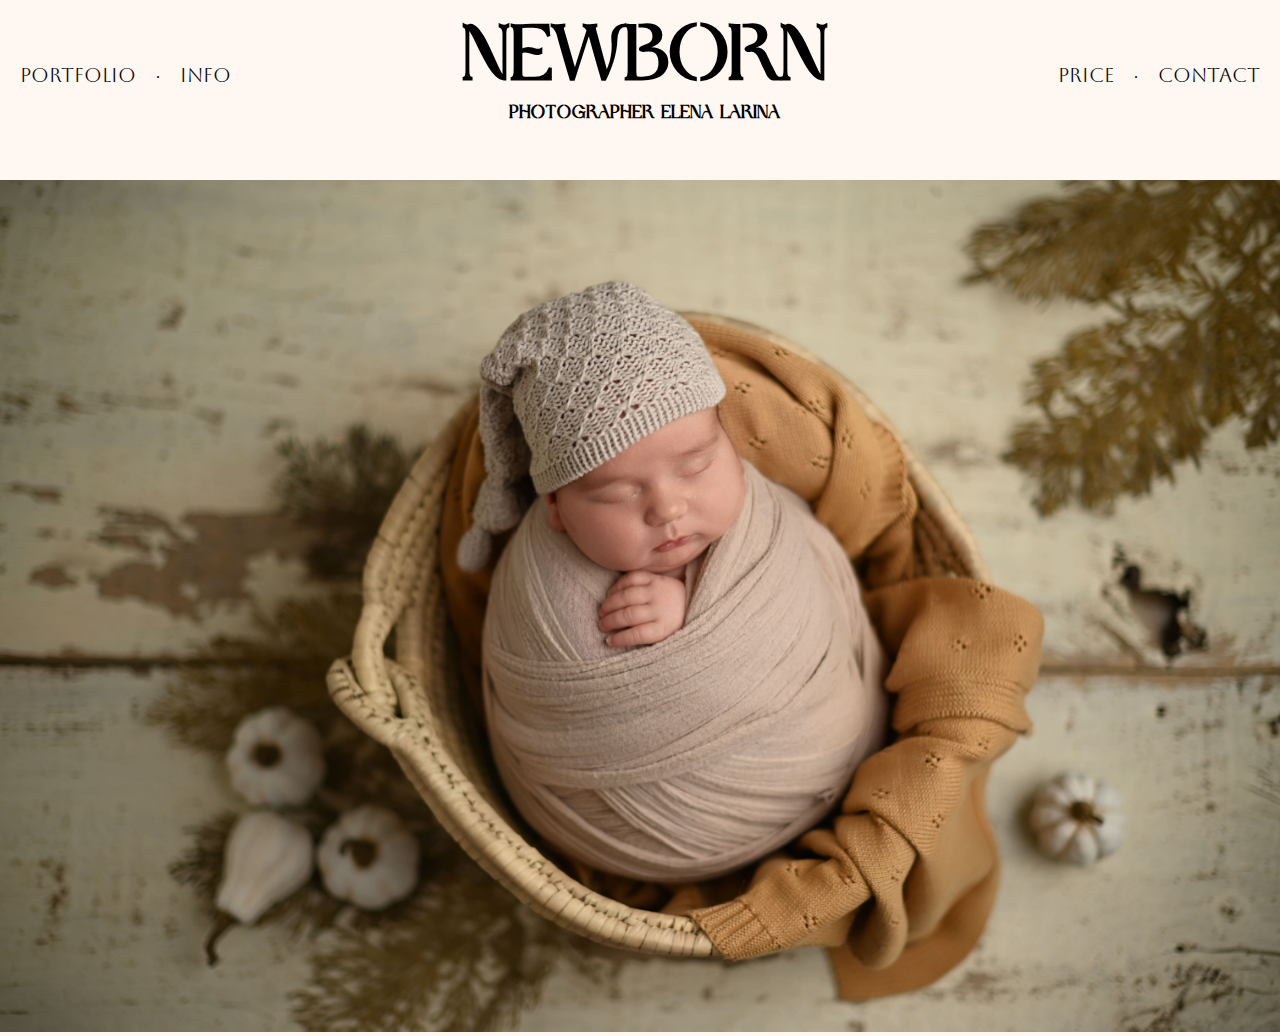
<file: index.html>
<!DOCTYPE html>
<html lang="ru">
  <head>
    <meta charset="UTF-8" />
    <meta name="viewport" content="width=device-width, initial-scale=1.0" />
    <title>NewBorn</title>
    <link rel="stylesheet" href="./styles/index.min.css" />
  </head>
  <body>
    <nav>
      <div class="MenuToggle">
        <div>
          <input type="checkbox" />
          <span></span>
          <span></span>
          <span></span>
          <ul class="Menu">
            <li><a href="./pages/Portfolio.html">Portfolio</a></li>
            <li><a href="./pages/Info.html">Info</a></li>
            <li><a href="./pages/Price.html">Price</a></li>
            <li><a href="./pages/Contact.html">Contact</a></li>
            <li class="languages-menu">
              <button class="link" popovertarget="content">Languages</button>
              <div class="submenu" id="content" popover>
                <button class="close_btn" popovertarget="content">
                  &times;
                </button>
                <div class="submenu-item">
                  <a href="#" class="submenu-link" data-lang="en">English</a>
                </div>
                <div class="submenu-item">
                  <a href="#" class="submenu-link" data-lang="cs">Czech</a>
                </div>
                <div class="submenu-item">
                  <a href="#" class="submenu-link" data-lang="uk">Ukrainian</a>
                </div>
                <div class="submenu-item">
                  <a href="#" class="submenu-link" data-lang="ru">Russian</a>
                </div>
              </div>
            </li>
          </ul>
        </div>
      </div>
      <ul class="navigation">
        <li><a href="./pages/Portfolio.html">Portfolio</a></li>
        <li class="Dotted">.</li>
        <li><a href="./pages/Info.html">Info</a></li>
      </ul>
      <h1>
        <a href="./index.html">
          newborn
          <p class="underh1">Photographer Elena Larina</p>
        </a>
      </h1>

      <ul class="navigation">
        <li><a href="./pages/Price.html">Price</a></li>
        <li class="Dotted">.</li>
        <li><a href="./pages/Contact.html">Contact</a></li>
      </ul>
    </nav>
    <main>
      <img
        class="photo-main-page"
        src="./assets/image/LAR_8492-min.JPG"
        alt="" />
    </main>
    <script src="./scripts/languageLinks.js"></script>
    <script src="./scripts/switchLanguage.js"></script>
  </body>
</html>
</file>
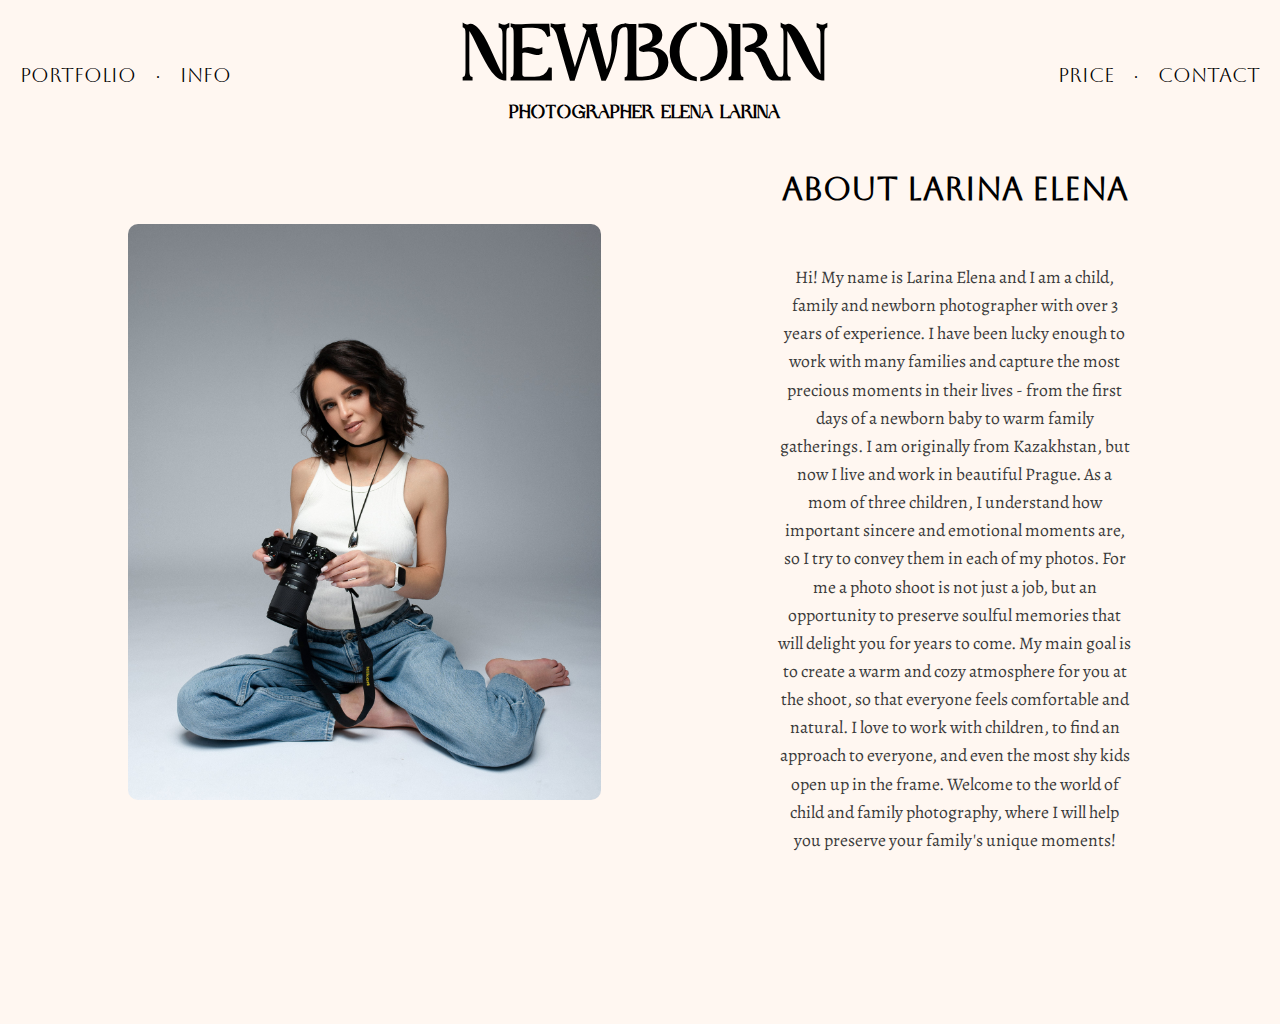
<file: pages/Info.html>
<!DOCTYPE html>
<html lang="en">
  <head>
    <meta charset="UTF-8" />
    <meta name="viewport" content="width=device-width, initial-scale=1.0" />
    <title>About Us</title>
    <link rel="stylesheet" href="../styles/index.min.css" />
  </head>
  <body>
    <nav>
      <div class="MenuToggle">
        <div>
          <input type="checkbox" />
          <span></span>
          <span></span>
          <span></span>
          <ul class="Menu">
            <li><a href="../pages/Portfolio.html">Portfolio</a></li>
            <li><a href="../pages/Info.html">Info</a></li>
            <li><a href="../pages/Price.html">Price</a></li>
            <li><a href="../pages/Contact.html">Contact</a></li>
           <li class="languages-menu">
              <button class="link" popovertarget="content">Languages</button>
              <div class="submenu" id="content" popover>
                <button class="close_btn" popovertarget="content">
                  &times;
                </button>
                <div class="submenu-item">
                  <a href="#" class="submenu-link" data-lang="en">English</a>
                </div>
                <div class="submenu-item">
                  <a href="#" class="submenu-link" data-lang="cs">Czech</a>
                </div>
                <div class="submenu-item">
                  <a href="#" class="submenu-link" data-lang="uk">Ukrainian</a>
                </div>
                <div class="submenu-item">
                  <a href="#" class="submenu-link" data-lang="ru">Russian</a>
                </div>
              </div>
            </li>
          </ul>
        </div>
      </div>
      <ul class="navigation">
        <li><a href="../pages/Portfolio.html">Portfolio</a></li>
        <li class="Dotted">.</li>
        <li><a href="../pages/Info.html">Info</a></li>
      </ul>
      <h1>
        <a href="../index.html">
          newborn
          <p class="underh1">Photographer Elena Larina</p>
        </a>
      </h1>

      <ul class="navigation">
        <li><a href="../pages/Price.html">Price</a></li>
        <li class="Dotted">.</li>
        <li><a href="../pages/Contact.html">Contact</a></li>
      </ul>
    </nav>
    <main class="container">
      <img src="../assets/lara1.JPG" alt="" />
      <div class="about">
        <h2 data-text="aboutHeader">ABOUT LARINA ELENA</h2>
        <br />
        <br />
        <p data-text="aboutText" class="about-text">
          Hi! My name is Larina Elena and I am a child, family and newborn
          photographer with over 3 years of experience. I have been lucky enough
          to work with many families and capture the most precious moments in
          their lives - from the first days of a newborn baby to warm family
          gatherings. I am originally from Kazakhstan, but now I live and work
          in beautiful Prague. As a mom of three children, I understand how
          important sincere and emotional moments are, so I try to convey them
          in each of my photos. For me a photo shoot is not just a job, but an
          opportunity to preserve soulful memories that will delight you for
          years to come. My main goal is to create a warm and cozy atmosphere
          for you at the shoot, so that everyone feels comfortable and natural.
          I love to work with children, to find an approach to everyone, and
          even the most shy kids open up in the frame. Welcome to the world of
          child and family photography, where I will help you preserve your
          family's unique moments!
        </p>
      </div>
    </main>
    <script type="module" src="../scripts/switchLanguage.js"></script>
    <script type="module" src="../scripts/languageLinks.js"></script>
  </body>
</html>
</file>
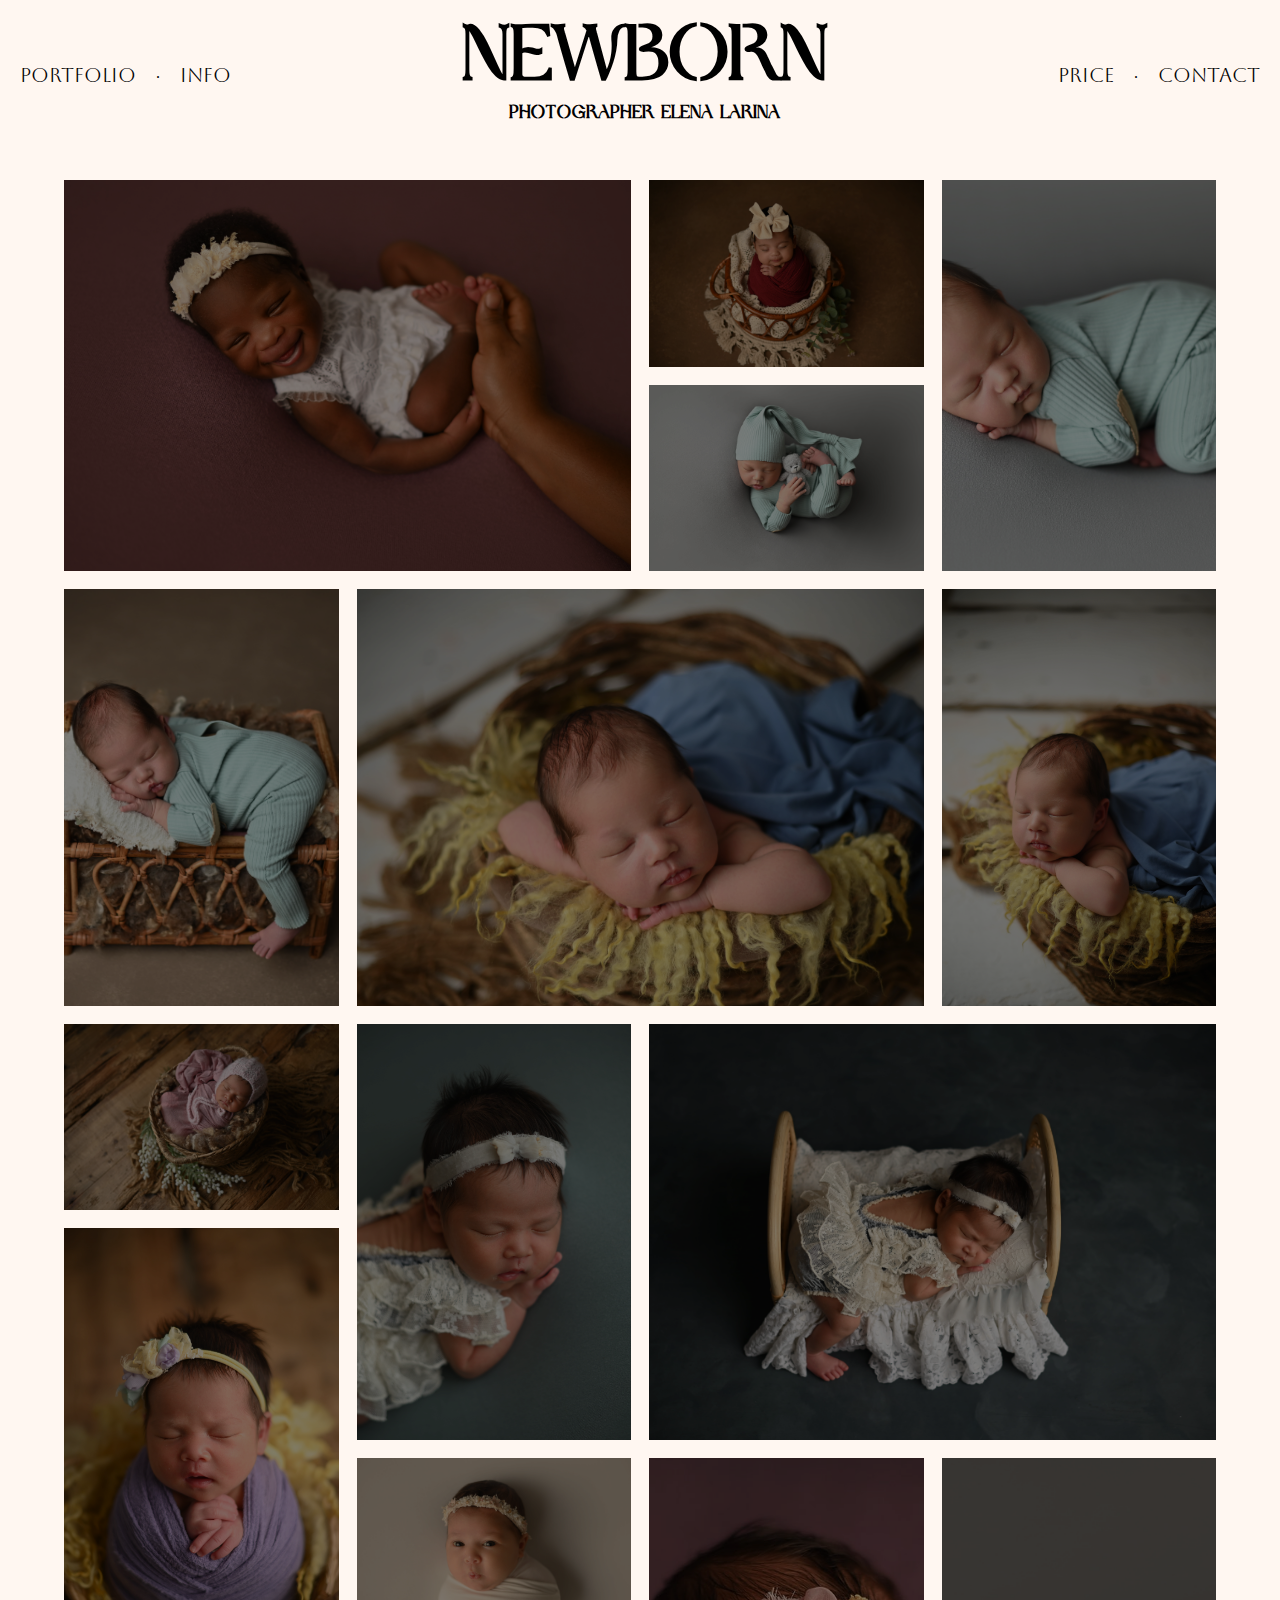
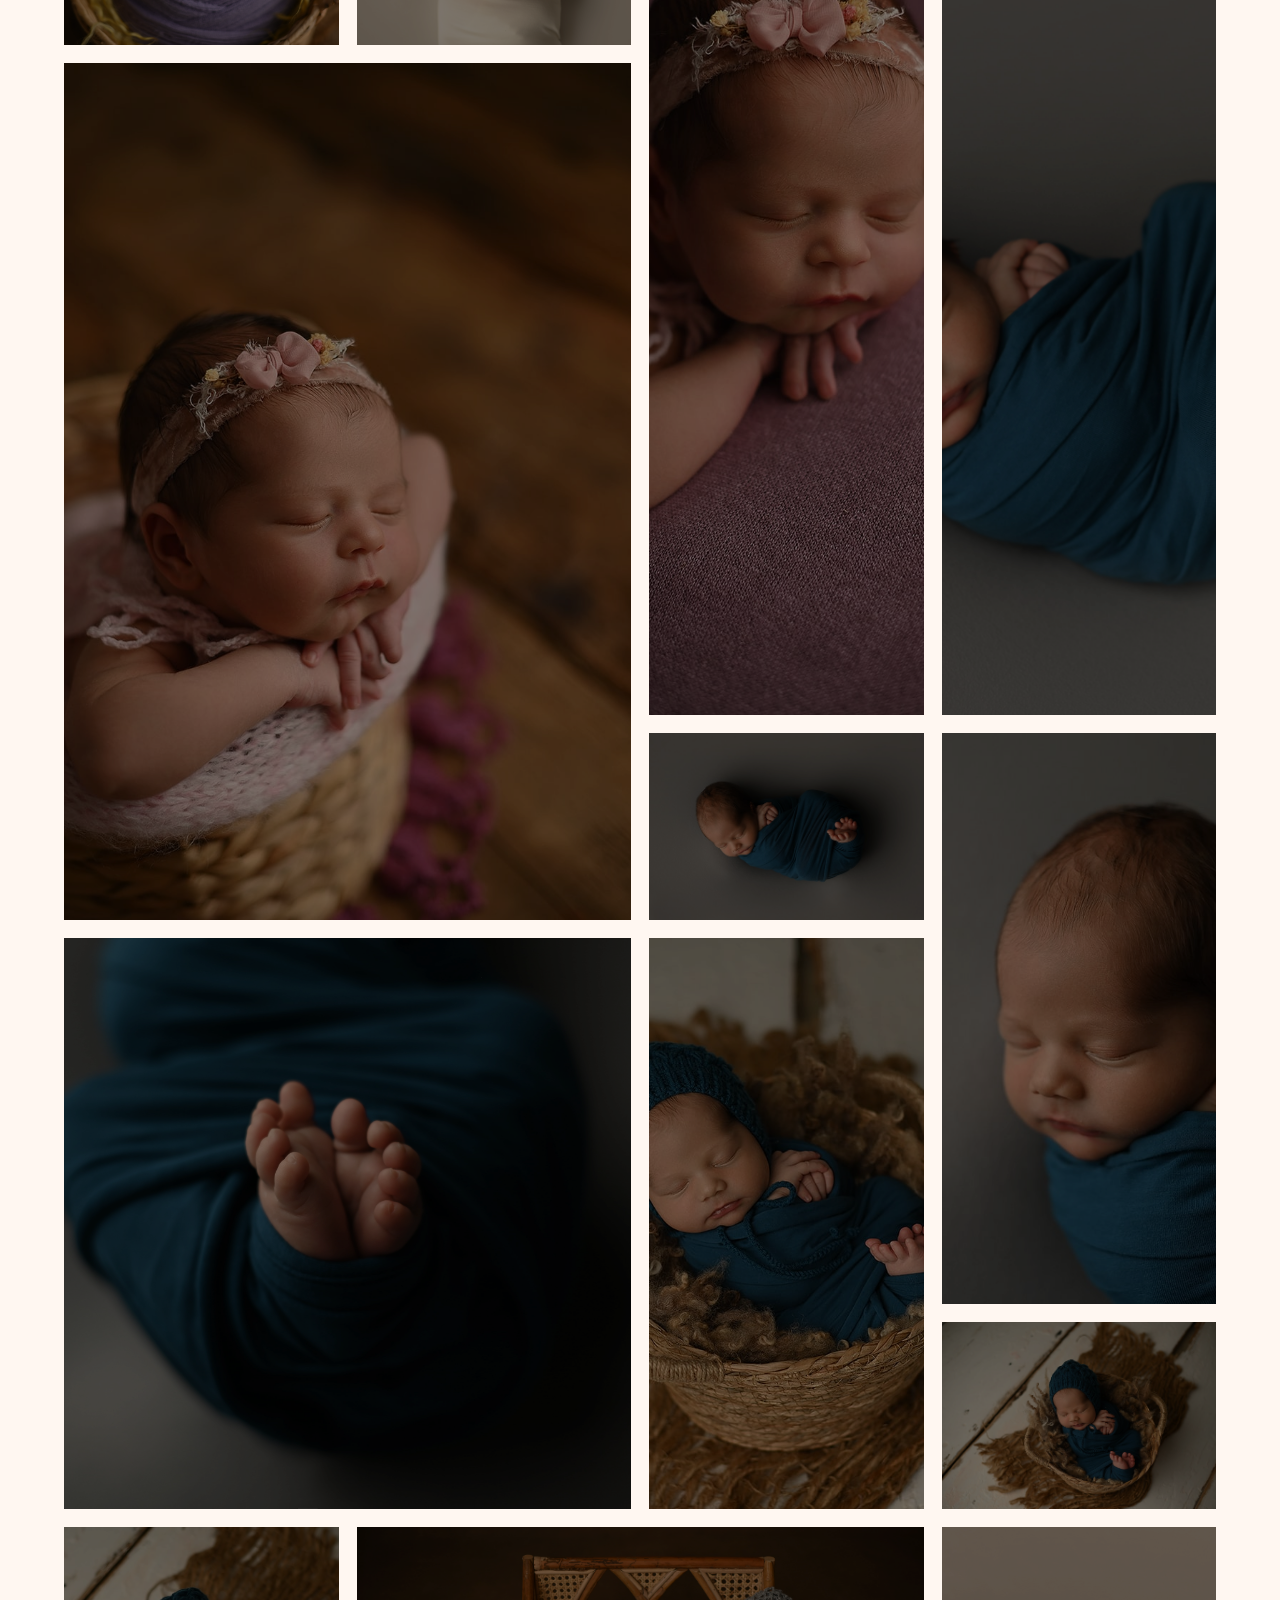
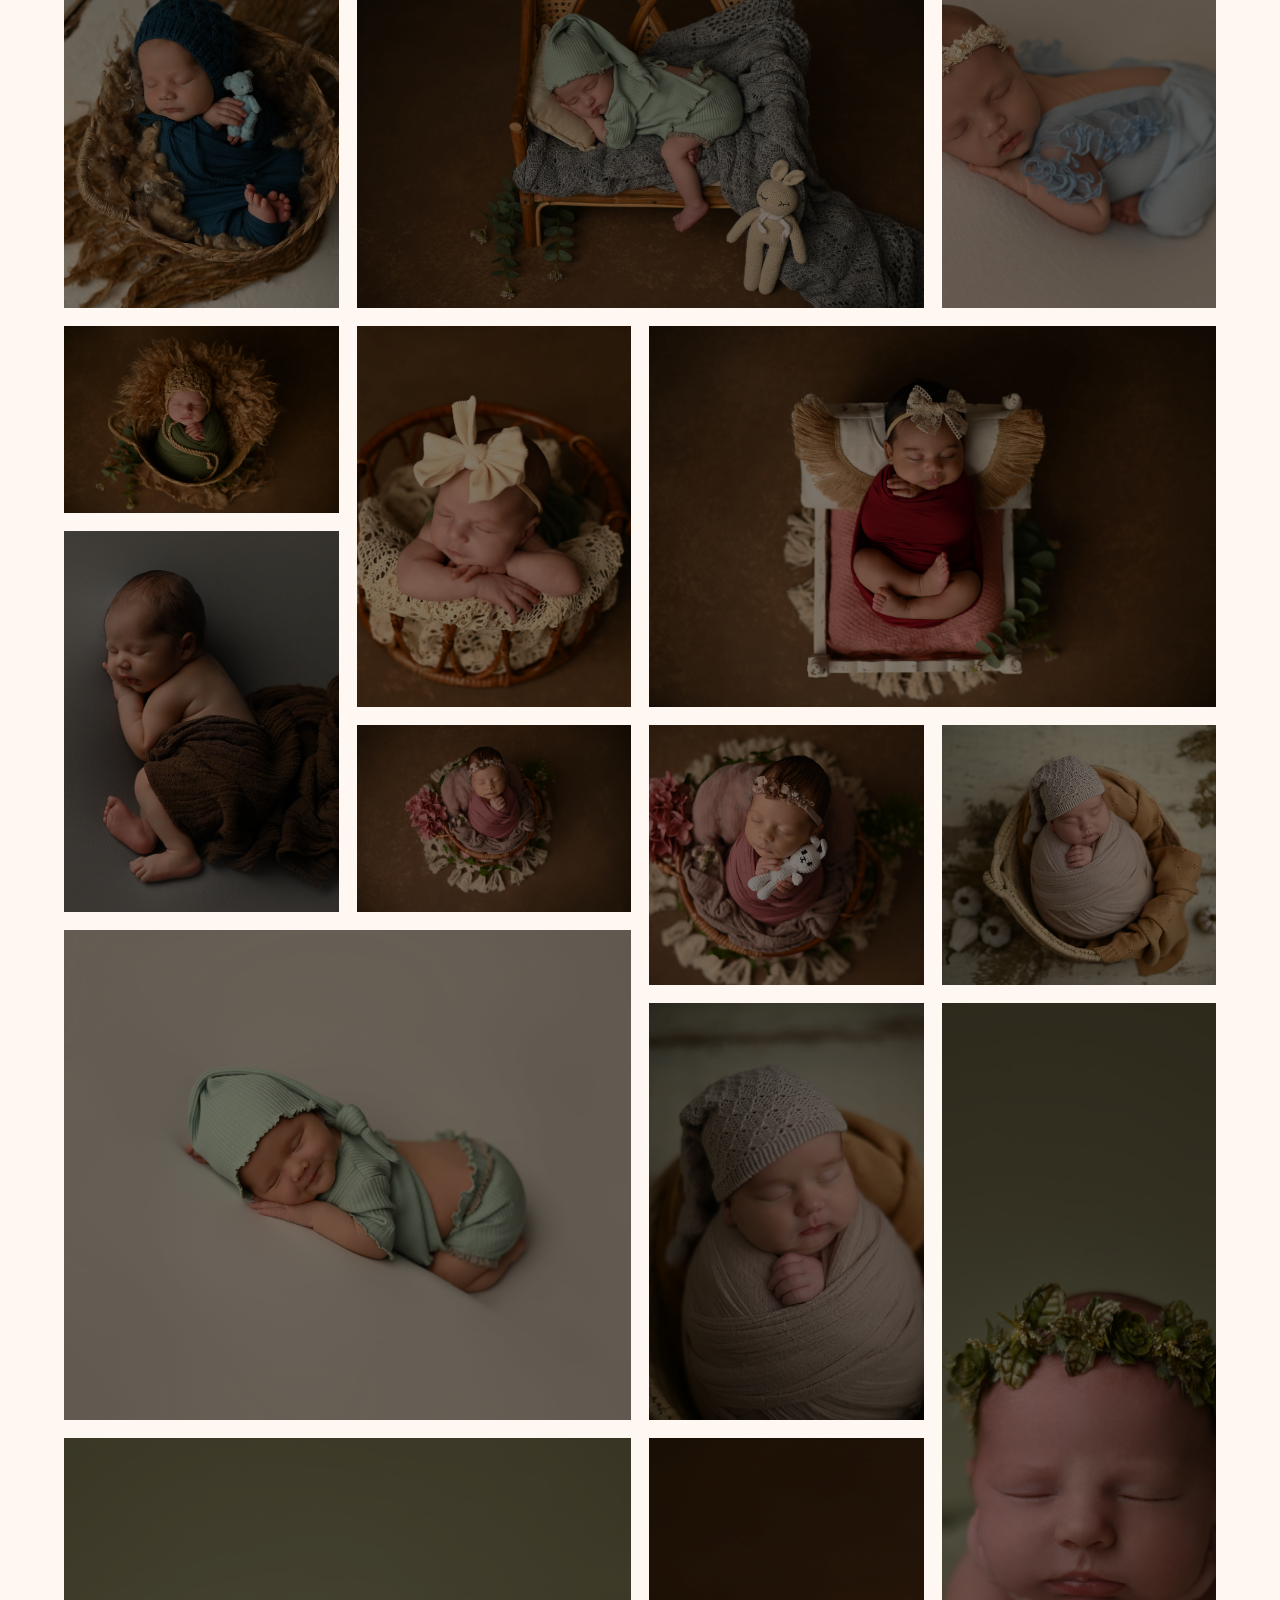
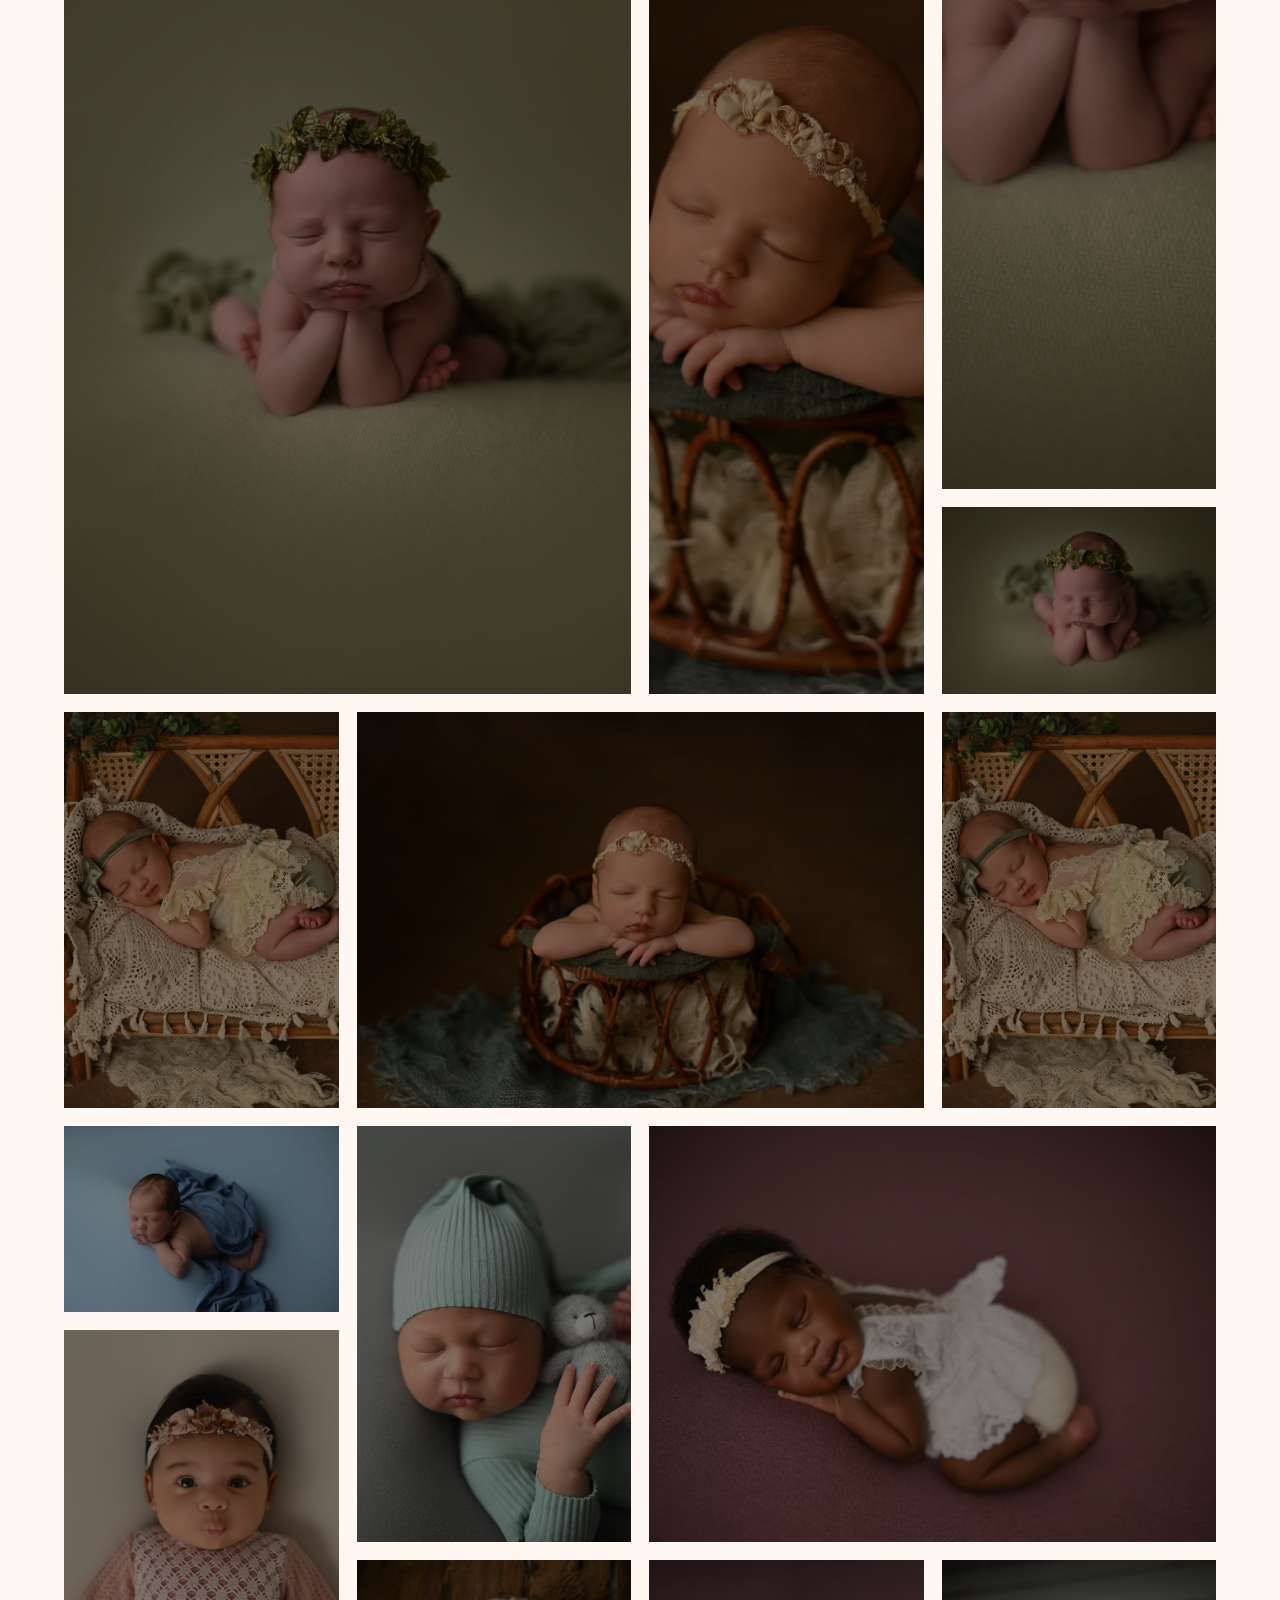
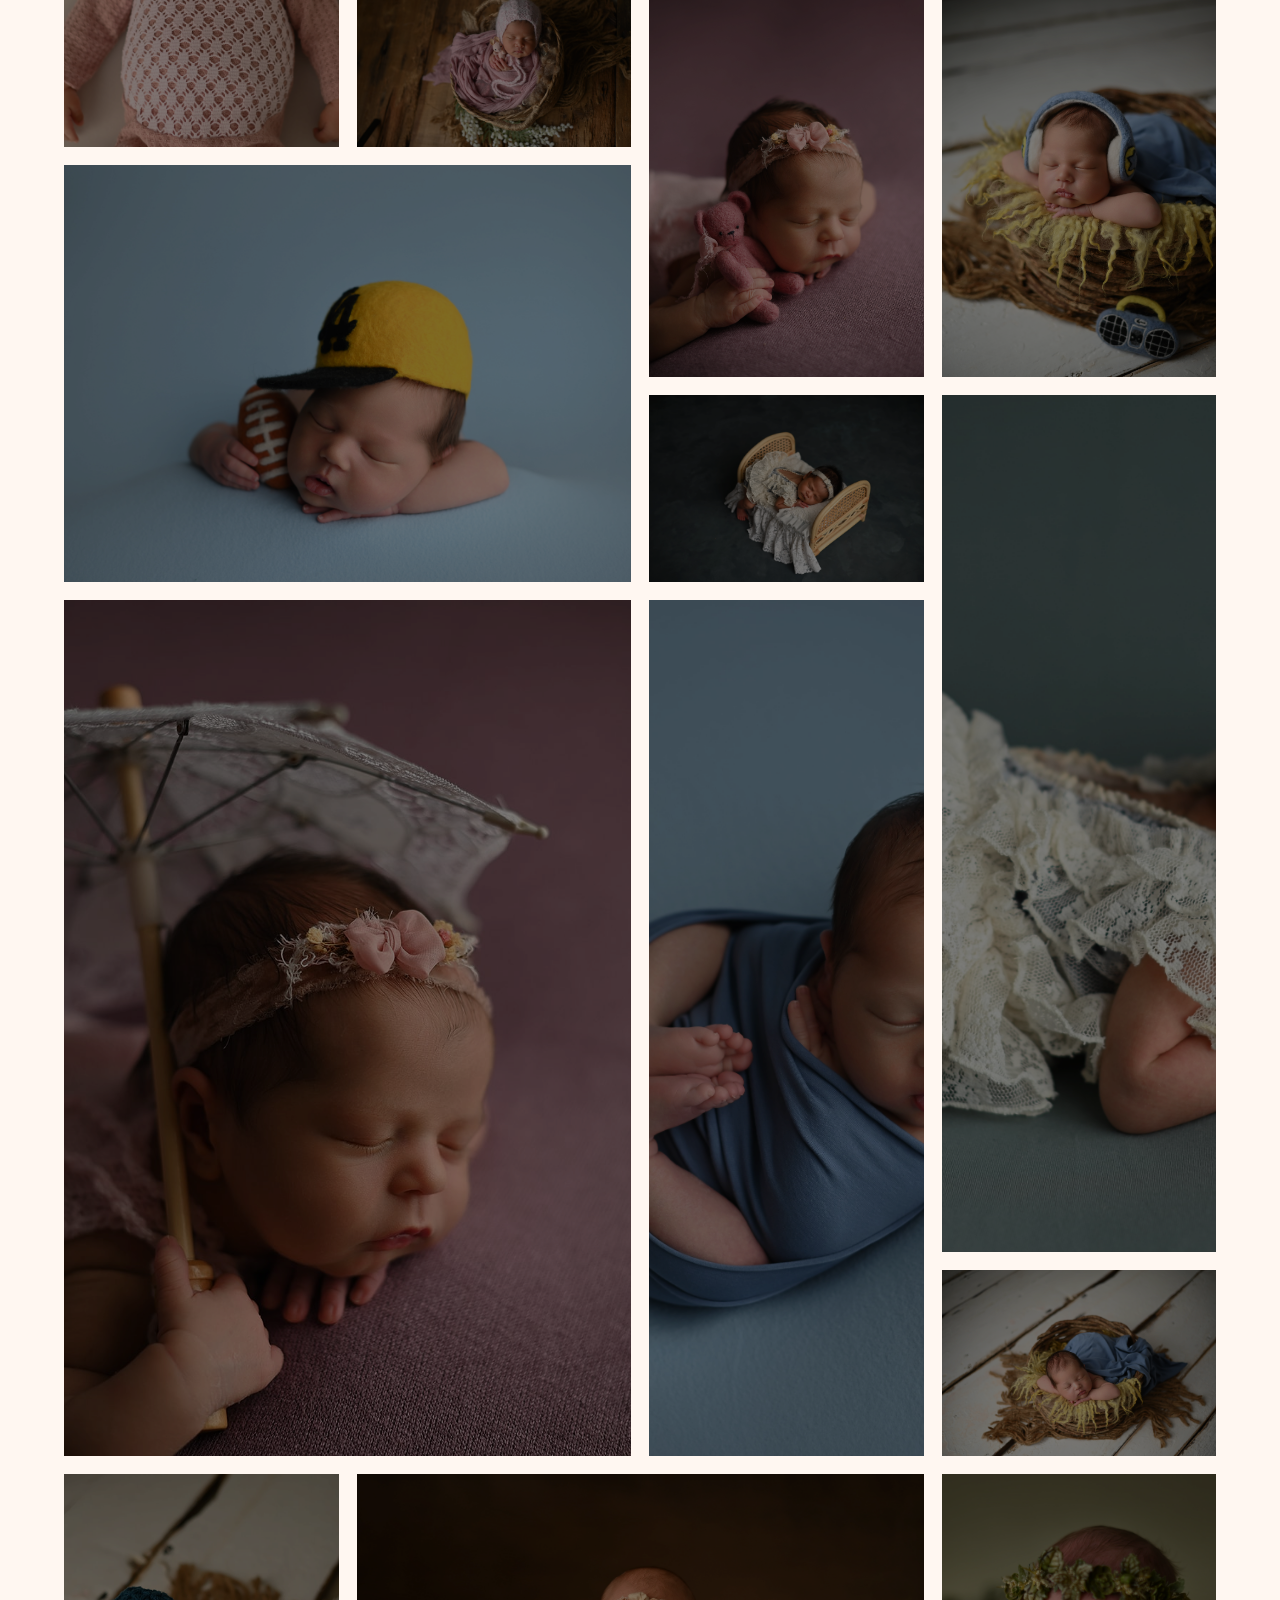
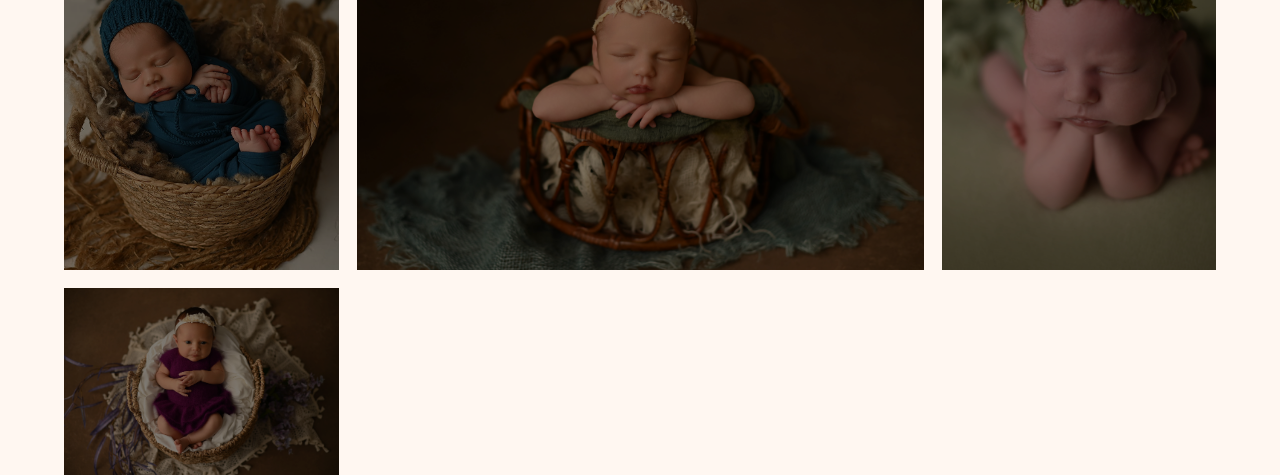
<file: pages/Portfolio.html>
<!DOCTYPE html>
<html lang="en">
  <head>
    <meta charset="UTF-8" />
    <meta name="viewport" content="width=device-width, initial-scale=1.0" />
    <title>Portfolio</title>
    <link rel="stylesheet" href="../styles/index.min.css" />
  </head>
  <body>
    <nav>
      <div class="MenuToggle">
        <div>
          <input type="checkbox" />
          <span></span>
          <span></span>
          <span></span>
          <ul class="Menu">
            <li><a href="../pages/Portfolio.html">Portfolio</a></li>
            <li><a href="../pages/Info.html">Info</a></li>
            <li><a href="../pages/Price.html">Price</a></li>
            <li><a href="../pages/Contact.html">Contact</a></li>
           <li class="languages-menu">
              <button class="link" popovertarget="content">Languages</button>
              <div class="submenu" id="content" popover>
                <button class="close_btn" popovertarget="content">
                  &times;
                </button>
                <div class="submenu-item">
                  <a href="#" class="submenu-link" data-lang="en">English</a>
                </div>
                <div class="submenu-item">
                  <a href="#" class="submenu-link" data-lang="cs">Czech</a>
                </div>
                <div class="submenu-item">
                  <a href="#" class="submenu-link" data-lang="uk">Ukrainian</a>
                </div>
                <div class="submenu-item">
                  <a href="#" class="submenu-link" data-lang="ru">Russian</a>
                </div>
              </div>
            </li>
          </ul>
        </div>
      </div>

      <ul class="navigation">
        <li><a href="../pages/Portfolio.html">Portfolio</a></li>
        <li class="Dotted">.</li>
        <li><a href="../pages/Info.html">Info</a></li>
      </ul>
      <h1>
        <a href="../index.html">
          newborn
          <p class="underh1">Photographer Elena Larina</p>
        </a>
      </h1>

      <ul class="navigation">
        <li><a href="../pages/Price.html">Price</a></li>
        <li class="Dotted">.</li>
        <li><a href="../pages/Contact.html">Contact</a></li>
      </ul>
    </nav>
    <main>
      <div class="gallery" id="gallery">
        <div class="image">
          <img src="../assets/image/LAR_0231-min.JPG" loading="lazy" />
        </div>
        <div class="image">
          <img src="../assets/image/LAR_0627-min.JPG" loading="lazy" />
        </div>
        <div class="image">
          <img src="../assets/image/LAR_1917-min.JPG" loading="lazy" />
        </div>
        <div class="image">
          <img src="../assets/image/LAR_1941-min.JPG" loading="lazy" />
        </div>

        <div class="image">
          <img src="../assets/image/LAR_1962-min.JPG" loading="lazy" />
        </div>

        <div class="image">
          <img src="../assets/image/LAR_2007-min.JPG" loading="lazy" />
        </div>
        <div class="image">
          <img src="../assets/image/LAR_2009-min.JPG" loading="lazy" />
        </div>

        <div class="image">
          <img src="../assets/image/LAR_2122-min.JPG" loading="lazy" />
        </div>

        <div class="image">
          <img src="../assets/image/LAR_2141-min.JPG" loading="lazy" />
        </div>
        <div class="image">
          <img src="../assets/image/LAR_2156-min.JPG" loading="lazy" />
        </div>

        <div class="image">
          <img src="../assets/image/LAR_2188-min.JPG" loading="lazy" />
        </div>
        <div class="image">
          <img src="../assets/image/LAR_6935-min.JPG" loading="lazy" />
        </div>
        <div class="image">
          <img src="../assets/image/LAR_2416-min.JPG" loading="lazy" />
        </div>
        <div class="image">
          <img src="../assets/image/LAR_2452-min.JPG" loading="lazy" />
        </div>
        <div class="image">
          <img src="../assets/image/LAR_3555-min.JPG" loading="lazy" />
        </div>
        <div class="image">
          <img src="../assets/image/LAR_3561-min.JPG" loading="lazy" />
        </div>
        <div class="image">
          <img src="../assets/image/LAR_3565-min.JPG" loading="lazy" />
        </div>
        <div class="image">
          <img src="../assets/image/LAR_3572-min.JPG" loading="lazy" />
        </div>
        <div class="image">
          <img src="../assets/image/LAR_3573-min.JPG" loading="lazy" />
        </div>
        <div class="image">
          <img src="../assets/image/LAR_3580-min.JPG" loading="lazy" />
        </div>

        <div class="image">
          <img src="../assets/image/LAR_3584-min.JPG" loading="lazy" />
        </div>

        <div class="image">
          <img src="../assets/image/LAR_1503-min.JPG" loading="lazy" />
        </div>
        <div class="image">
          <img src="../assets/image/LAR_3325-min.JPG" loading="lazy" />
        </div>
        <div class="image">
          <img src="../assets/image/LAR_3461-min.JPG" loading="lazy" />
        </div>
        <div class="image">
          <img src="../assets/image/LAR_3489-min.JPG" loading="lazy" />
        </div>
        <div class="image">
          <img src="../assets/image/LAR_0662-min.JPG" loading="lazy" />
        </div>
        <div class="image">
          <img src="../assets/image/LAR_3702-min.JPG" loading="lazy" />
        </div>
        <div class="image">
          <img src="../assets/image/LAR_5026-min.JPG" loading="lazy" />
        </div>
        <div class="image">
          <img src="../assets/image/LAR_5053-min.JPG" loading="lazy" />
        </div>

        <div class="image">
          <img src="../assets/image/LAR_8199-min.JPG" loading="lazy" />
        </div>
        <div class="image">
          <img src="../assets/image/LAR_8492-min.JPG" loading="lazy" />
        </div>
        <div class="image">
          <img src="../assets/image/LAR_8507-min.JPG" loading="lazy" />
        </div>
        <div class="image">
          <img src="../assets/image/LAR_8947-min.JPG" loading="lazy" />
        </div>
        <div class="image">
          <img src="../assets/image/LAR_8961-min.JPG" loading="lazy" />
        </div>
        <div class="image">
          <img src="../assets/image/LAR_9857-min.JPG" loading="lazy" />
        </div>
        <div class="image">
          <img src="../assets/image/LAR_8988-min.JPG" loading="lazy" />
        </div>
        <div class="image">
          <img src="../assets/image/LAR_9770-min.JPG" loading="lazy" />
        </div>
        <div class="image">
          <img src="../assets/image/LAR_9835-min.JPG" loading="lazy" />
        </div>

        <div class="image">
          <img src="../assets/image/LAR_9770-min.JPG" loading="lazy" />
        </div>
        <div class="image">
          <img src="../assets/image/LAR_2034-min.JPG" loading="lazy" />
        </div>
        <div class="image">
          <img src="../assets/image/LAR_1951-min.JPG" loading="lazy" />
        </div>
        <div class="image">
          <img src="../assets/image/LAR_0113-min.JPG" loading="lazy" />
        </div>
        <div class="image">
          <img src="../assets/image/LAR_0422-min.JPG" loading="lazy" />
        </div>
        <div class="image">
          <img src="../assets/image/LAR_2130-min.JPG" loading="lazy" />
        </div>

        <div class="image">
          <img src="../assets/image/LAR_2428-min.JPG" loading="lazy" />
        </div>
        <div class="image">
          <img src="../assets/image/LAR_2057-min.JPG" loading="lazy" />
        </div>
        <div class="image">
          <img src="../assets/image/LAR_2025-min.JPG" loading="lazy" />
        </div>
        <div class="image">
          <img src="../assets/image/LAR_2163-min.JPG" loading="lazy" />
        </div>
        <div class="image">
          <img src="../assets/image/LAR_2132-min.JPG" loading="lazy" />
        </div>

        <div class="image">
          <img src="../assets/image/LAR_2435-min.JPG" loading="lazy" />
        </div>
        <div class="image">
          <img src="../assets/image/LAR_1995-min.JPG" loading="lazy" />
        </div>
        <div class="image">
          <img src="../assets/image/LAR_2006-min.JPG" loading="lazy" />
        </div>
        <div class="image">
          <img src="../assets/image/LAR_3582-min.JPG" loading="lazy" />
        </div>
        <div class="image">
          <img src="../assets/image/LAR_9835-min.JPG" loading="lazy" />
        </div>
        <div class="image">
          <img src="../assets/image/LAR_8988-min.JPG" loading="lazy" />
        </div>
        <div class="image">
          <img src="../assets/image/LAR_7618-min.JPG" loading="lazy" />
        </div>

        <div class="pop-up">
          <span>&times;</span>
          <img src="../assets/image/LAR_0231-min.JPG" alt="13" />
        </div>
      </div>
      <script src="../scripts/popup.js"></script>
      <script src="../scripts/languageLinks.js"></script>
    </main>
  </body>
</html>
</file>
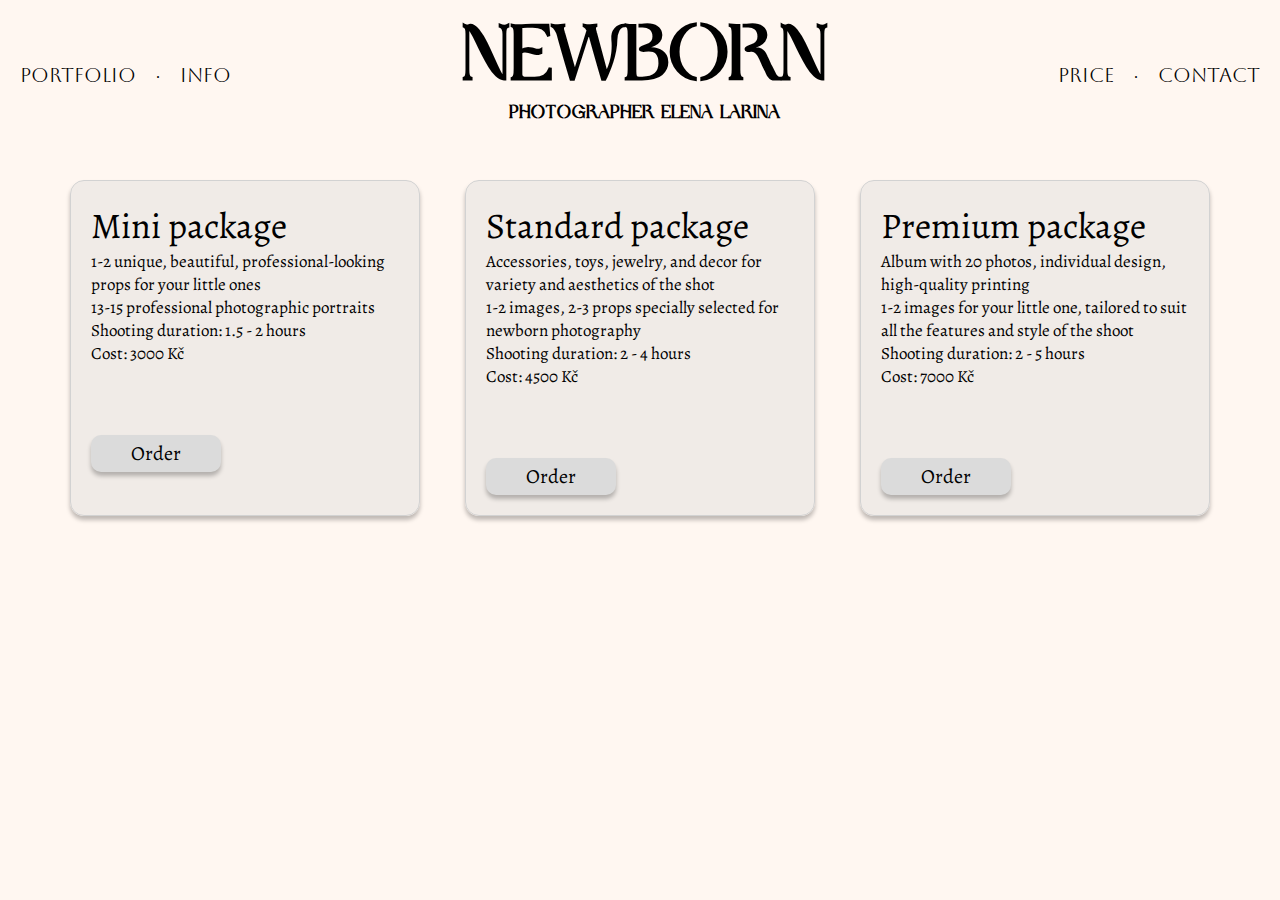
<file: pages/Price.html>
<!DOCTYPE html>
<html lang="en">
  <head>
    <meta charset="UTF-8" />
    <meta name="viewport" content="width=device-width, initial-scale=1.0" />
    <title>Journal</title>
    <link rel="stylesheet" href="../styles/index.min.css" />
  </head>
  <body>
    <nav>
      <div class="MenuToggle">
        <div>
          <input type="checkbox" />
          <span></span>
          <span></span>
          <span></span>
          <ul class="Menu">
            <li><a href="../pages/Portfolio.html">Portfolio</a></li>
            <li><a href="../pages/Info.html">Info</a></li>
            <li><a href="../pages/Price.html">Price</a></li>
            <li><a href="../pages/Contact.html">Contact</a></li>
            <li class="languages-menu">
              <button class="link" popovertarget="content">Languages</button>
              <div class="submenu" id="content" popover>
                <button class="close_btn" popovertarget="content">
                  &times;
                </button>
                <div class="submenu-item">
                  <a href="#" class="submenu-link" data-lang="en">English</a>
                </div>
                <div class="submenu-item">
                  <a href="#" class="submenu-link" data-lang="cs">Czech</a>
                </div>
                <div class="submenu-item">
                  <a href="#" class="submenu-link" data-lang="uk">Ukrainian</a>
                </div>
                <div class="submenu-item">
                  <a href="#" class="submenu-link" data-lang="ru">Russian</a>
                </div>
              </div>
            </li>
          </ul>
        </div>
      </div>
      <ul class="navigation">
        <li><a href="../pages/Portfolio.html">Portfolio</a></li>
        <li class="Dotted">.</li>
        <li><a href="../pages/Info.html">Info</a></li>
      </ul>
      <h1>
        <a href="../index.html">
          <span>newborn</span>
          <p class="underh1">Photographer Elena Larina</p>
        </a>
      </h1>

      <ul class="navigation">
        <li><a href="../pages/Price.html">Price</a></li>
        <li class="Dotted">.</li>
        <li><a href="../pages/Contact.html">Contact</a></li>
      </ul>
    </nav>
    <main>
      <ul class="PriceCards">
        <li>
          <article>
            <p data-text="miniPackageTitle">Mini package</p>
            <section class="TextMain">
              <span data-text="miniPackageDescription0"
                >1-2 unique , beautiful , professional - looking props for your
                little ones</span
              >
              <span data-text="miniPackageDescription1"
                >photos 13-15 professional photographic portraits</span
              >
              <span data-text="miniPackageDescription2"
                >shooting duration : 1,5 - 2 hours</span
              >
            </section>
            <span class="Cost" data-text="miniPackageCost">cost : 3000 kc</span>
            <button
              id="OrderMini"
              data-service="mini"
              data-text="miniPackageOrder">
              order
            </button>
          </article>
        </li>
        <li>
          <article>
            <p data-text="standardPackageTitle">Standart package</p>
            <section class="TextMain">
              <span data-text="standardPackageDescription0"
                >Accessories, toys, jewerly and decor for variety and aesthetics
                of the shot</span
              >
              <span data-text="standardPackageDescription1"
                >1-2 images, 2-3 props specially selected for newborn
                photography</span
              >
              <span data-text="standardPackageDescription2"
                >shooting duration: 2 - 4 hours</span
              >
            </section>
            <span class="Cost" data-text="standardPackageCost"
              >cost: 4500 kc</span
            >
            <button
              id="OrderStandart"
              data-service="standart"
              data-text="standardPackageOrder">
              order
            </button>
          </article>
        </li>
        <li>
          <article>
            <p data-text="premiumPackageTitle">Premium package</p>
            <section class="TextMain">
              <span data-text="premiumPackageDescription0"
                >Album with 20 photos individual design, high-quality
                printing.</span
              >
              <span data-text="premiumPackageDescription1"
                >1-2 images for your little one, tailored to suit all the
                features and style of the shoot.</span
              >
              <span data-text="premiumPackageDescription2"
                >shooting duration: 2 - 5 hours</span
              >
            </section>
            <span class="Cost" data-text="premiumPackageCost"
              >cost : 7000 kc</span
            >
            <button
              id="OrderPremium"
              data-service="premium"
              data-text="premiumPackageOrder">
              order
            </button>
          </article>
        </li>
      </ul>
    </main>
    <script type="module" src="../scripts/price.js"></script>
    <script type="module" src="../scripts/languageLinks.js"></script>
    <script type="module" src="../scripts/switchLanguage.js"></script>
  </body>
</html>
</file>
<file: styles/index.min.css>
@import"../fonts/Hydrogenous/Hydrogenous.css";@import"../fonts/Abareto/Aboreto-Regular.css";@import"../fonts/Alegreya/Alegreya-Regular.css";:root{--font1: "Abareto";--font2: "Hydrogenous";--font3: "Alegreya-Regular";--bg1: #fff7f1;--bg2: #763a3a;--bg3: rgba(0, 0, 0, 0.8);--bg4: rgba(0, 0, 0, 0.5);--bg5: #f6ede6;--bg6: #e6dfda;--bg7: #c2baba;--bg8: #d9d9d9;--bg9: #dbdbdb;--c1: #000;--c2: var(--bg1);--c3: #fff;--c4: #3a3a3a;--c5: #8b7575;--c6: #d2d2d2}*{margin:0;padding:0;-webkit-box-sizing:border-box;box-sizing:border-box}body{background-color:var(--bg1);display:-webkit-box;display:-ms-flexbox;display:flex;-webkit-box-orient:vertical;-webkit-box-direction:normal;-ms-flex-direction:column;flex-direction:column;-webkit-box-align:center;-ms-flex-align:center;align-items:center;-webkit-box-pack:start;-ms-flex-pack:start;justify-content:start;margin:0 auto}header,main,footer{max-width:1740px}li{list-style:none}a{text-decoration:none;color:inherit}nav{position:fixed;top:0;left:0;right:0;display:-webkit-box;display:-ms-flexbox;display:flex;height:150px;-webkit-box-pack:justify;-ms-flex-pack:justify;justify-content:space-between;z-index:3;background-color:var(--bg1)}nav ul{display:-webkit-box;display:-ms-flexbox;display:flex;-webkit-box-align:center;-ms-flex-align:center;align-items:center;-webkit-box-pack:space-evenly;-ms-flex-pack:space-evenly;justify-content:space-evenly;padding:0px 20px;gap:20px}nav ul li a{text-decoration:none;color:var(--c1);font-weight:200;font-size:20px;font-family:var(--font1)}nav ul li a:hover{color:var(--c5)}nav h1{font-size:86px;font-weight:600;text-transform:uppercase;text-align:center}nav h1 a{text-decoration:none;font-family:var(--font2);color:var(--c1)}.underh1{font-size:20px}.Dotted{margin-top:-5px}.MenuToggle{display:none}@media(max-width: 1200px){nav{height:120px}nav h1{font-size:72px}nav ul{gap:15px}.underh1{font-size:15px}}@media(max-width: 950px){.navigation li{display:none}.MenuToggle{display:block;position:fixed;z-index:4}.MenuToggle div input{display:block;width:60px;height:60px;position:absolute;cursor:pointer;opacity:0;z-index:2;top:30px;left:30px}.MenuToggle div input:checked~span{opacity:1;-webkit-transform:rotate(45deg) translate(-2px, -1px);transform:rotate(45deg) translate(-2px, -1px);background:var(--c1)}.MenuToggle div input:checked~span:nth-last-child(3){opacity:0;-webkit-transform:rotate(0deg) scale(0.2, 0.2);transform:rotate(0deg) scale(0.2, 0.2)}.MenuToggle div input:checked~span:nth-last-child(2){-webkit-transform:rotate(-45deg) translate(0, -1px);transform:rotate(-45deg) translate(0, -1px)}.MenuToggle div span{display:block;width:33px;height:4px;margin-bottom:5px;position:relative;top:30px;left:30px;background:var(--c1);border-radius:3px;z-index:1;-webkit-transform-origin:4px 0px;transform-origin:4px 0px;-webkit-transition:background .5s cubic-bezier(0.77, 0.2, 0.05, 1),opacity .55s ease,-webkit-transform .5s cubic-bezier(0.77, 0.2, 0.05, 1);transition:background .5s cubic-bezier(0.77, 0.2, 0.05, 1),opacity .55s ease,-webkit-transform .5s cubic-bezier(0.77, 0.2, 0.05, 1);transition:transform .5s cubic-bezier(0.77, 0.2, 0.05, 1),background .5s cubic-bezier(0.77, 0.2, 0.05, 1),opacity .55s ease;transition:transform .5s cubic-bezier(0.77, 0.2, 0.05, 1),background .5s cubic-bezier(0.77, 0.2, 0.05, 1),opacity .55s ease,-webkit-transform .5s cubic-bezier(0.77, 0.2, 0.05, 1)}.MenuToggle div span:first-child{-webkit-transform-origin:0% 0%;transform-origin:0% 0%}.MenuToggle div span:nth-last-child(2){-webkit-transform-origin:0% 100%;transform-origin:0% 100%}.Menu{position:absolute;top:0;left:0;right:0;bottom:0;width:100vw;height:100vh;background:var(--bg7);-webkit-transform-origin:-10% -10%;transform-origin:-10% -10%;-webkit-transform:translate(-100%, 0);transform:translate(-100%, 0);-webkit-transition:-webkit-transform .5s cubic-bezier(0.77, 0.2, 0.05, 1);transition:-webkit-transform .5s cubic-bezier(0.77, 0.2, 0.05, 1);transition:transform .5s cubic-bezier(0.77, 0.2, 0.05, 1);transition:transform .5s cubic-bezier(0.77, 0.2, 0.05, 1), -webkit-transform .5s cubic-bezier(0.77, 0.2, 0.05, 1);display:-webkit-box;display:-ms-flexbox;display:flex;-webkit-box-orient:vertical;-webkit-box-direction:normal;-ms-flex-direction:column;flex-direction:column;-webkit-box-align:center;-ms-flex-align:center;align-items:center;-webkit-box-pack:center;-ms-flex-pack:center;justify-content:center}.Menu li{font-size:22px;padding:10px 0}.Menu li a{color:var(--c2);font-size:24px}.MenuToggle div input:checked~.Menu{-webkit-transform:none;transform:none}.link{border:none;background-color:inherit;color:var(--c2);font-family:var(--font1);font-size:24px;margin-top:0;cursor:pointer}.link:hover{color:var(--c5)}.languages-menu{position:relative}.submenu{position:absolute;border:1px solid #fff;background-color:var(--bg7);padding:10px;border-radius:10px;top:50%;left:50%;-webkit-transform:translateY(-50%) translateX(-50%);transform:translateY(-50%) translateX(-50%);-webkit-box-shadow:rgba(0,0,0,.09) 0px 2px 1px,rgba(0,0,0,.09) 0px 4px 2px,rgba(0,0,0,.09) 0px 8px 4px,rgba(0,0,0,.09) 0px 16px 8px,rgba(0,0,0,.09) 0px 32px 16px;box-shadow:rgba(0,0,0,.09) 0px 2px 1px,rgba(0,0,0,.09) 0px 4px 2px,rgba(0,0,0,.09) 0px 8px 4px,rgba(0,0,0,.09) 0px 16px 8px,rgba(0,0,0,.09) 0px 32px 16px}.submenu-item{padding:12px 0}.submenu-link{display:block;padding:20px 90px;width:100%;position:relative;text-align:center}.close_btn{background-color:inherit;border:none;font-size:40px;color:#000;cursor:pointer}}@media(max-width: 600px){nav{height:100px}nav h1{font-size:48px}.MenuToggle div input{width:30px;height:30px}.Menu li a{font-size:20px}.underh1{font-size:10px}}@media(max-width: 380px){nav{height:80px}nav h1{margin-top:10px;font-size:38px}.MenuToggle div input{width:25px;height:25px;top:20px;left:20px}.MenuToggle span{width:25px;height:4px;top:20px;left:20px}.MenuToggle .Menu li a{font-size:20px}}main{margin-top:180px}main img{width:100%}.photo-main-page{content:url(../assets/image/LAR_8492-min.JPG)}@media(max-width: 700px){.photo-main-page{content:url(../assets/image/LAR_8507-min.JPG)}}@media(max-width: 950px){main{margin-top:150px}}@media(max-width: 600px){main{margin-top:100px}}.gallery{width:90%;margin:0 auto;display:grid;grid-template-columns:auto auto auto auto;grid-gap:2vh;grid-auto-flow:dense}.gallery .image{position:relative;height:100%;width:100%;overflow:hidden}.gallery .image:first-child{grid-column-start:span 2;grid-row-start:span 2}.gallery .image:nth-child(2n+1){grid-row-start:span 2}.gallery .image:nth-child(4n+6){grid-column-start:span 2;grid-row-start:span 2}.gallery .image img{height:100%;width:100%;-o-object-fit:cover;object-fit:cover;-webkit-filter:brightness(0.5);filter:brightness(0.5);-webkit-transition:250ms ease-in-out;transition:250ms ease-in-out}.gallery .image img:hover{-webkit-filter:brightness(1);filter:brightness(1);-webkit-transform:scale(1.1);transform:scale(1.1);cursor:pointer}@media only screen and (min-width: 480px)and (max-width: 770px){.gallery{display:grid;grid-template-columns:auto auto auto}}@media only screen and (min-width: 320px)and (max-width: 480px){.gallery{display:grid;grid-template-columns:auto auto}}@media only screen and (max-width: 320px){.gallery{display:block;max-width:240px}.gallery .image{display:block;margin:2% 0}.gallery .image img{-webkit-filter:brightness(1) grayscale(0);filter:brightness(1) grayscale(0)}}.gallery .pop-up{position:fixed;top:0;left:0;width:100%;height:100%;background-color:var(--bg3);display:none;z-index:1000}.gallery .pop-up img{position:absolute;top:50%;left:50%;-webkit-transform:translate(-50%, -50%);transform:translate(-50%, -50%);max-width:90%;max-height:85%;-o-object-fit:contain;object-fit:contain;cursor:pointer}.gallery .pop-up span{position:fixed;top:10px;right:10px;border-radius:10px;cursor:pointer;width:40px;height:40px;font-size:50px;font-weight:800;text-align:center;line-height:40px;z-index:1002}.container{width:80%;max-width:1200px;margin:150px auto;display:grid;grid-template-columns:1.5fr 1fr;gap:3vw;-webkit-box-align:center;-ms-flex-align:center;align-items:center}.container img{width:80%;height:auto;-o-object-fit:cover;object-fit:cover;border-radius:10px}.about{display:-webkit-box;display:-ms-flexbox;display:flex;-webkit-box-orient:vertical;-webkit-box-direction:normal;-ms-flex-direction:column;flex-direction:column;-webkit-box-pack:center;-ms-flex-pack:center;justify-content:center;padding:20px}.about h2{font-size:2em;font-weight:700;margin-bottom:20px;font-family:"Abareto" !important;text-align:center}.about p{font-family:var(--font3);font-size:1.1em;line-height:1.6;color:var(--c4);text-align:center}@media(max-width: 1180px){.container{grid-template-columns:1fr;text-align:center}.container img{margin:0 auto}.about h2,.about p{text-align:center}}.PriceCards{margin:0px auto;display:-webkit-box;display:-ms-flexbox;display:flex;-webkit-box-pack:center;-ms-flex-pack:center;justify-content:center;gap:5vh;-ms-flex-wrap:wrap;flex-wrap:wrap}.PriceCards li{font-family:var(--font3) !important;max-width:350px;background-color:rgba(217,217,217,.4);border-radius:14px;-webkit-box-shadow:0px 4px 4px 0px rgba(0,0,0,.2509803922);box-shadow:0px 4px 4px 0px rgba(0,0,0,.2509803922);border:1px solid var(--c6);display:-webkit-box;display:-ms-flexbox;display:flex;-webkit-box-orient:vertical;-webkit-box-direction:normal;-ms-flex-direction:column;flex-direction:column;gap:50px;padding:20px;-webkit-transition:.2s;transition:.2s}.PriceCards li:hover{-webkit-transform:scale(1.1);transform:scale(1.1);cursor:pointer}.PriceCards li p{font-size:36px}.PriceCards li span{display:block;font-size:17px;white-space:wrap}.PriceCards li button{background-color:#dbdbdb;border:none;margin-top:70px;padding:5px 40px;border-radius:10px;font-family:var(--font3);font-size:20px;white-space:nowrap;-webkit-box-shadow:0px 4px 4px 0px rgba(0,0,0,.25);box-shadow:0px 4px 4px 0px rgba(0,0,0,.25);-webkit-transition:.2s;transition:.2s}.PriceCards li button:hover{-webkit-transform:scale(1.1);transform:scale(1.1);background-color:#dbd8d8;cursor:pointer}.PriceCards li button:active{-webkit-transform:scale(1);transform:scale(1);background-color:#bfbfbf}.contact-container{display:grid;grid-template-columns:1fr 1fr;gap:40px;padding:0 80px;grid-template-areas:"form-section info-section"}.form-section{grid-area:form-section;padding:20px}.info-section{grid-area:info-section;padding:20px;color:var(--c4)}.info-section h2{font-size:1.4em;margin-top:0;margin-bottom:20px;font-family:"Abareto" !important}.info-section p{font-size:1em;margin-bottom:40px;line-height:1.5;font-family:var(--font3);color:var(--c4)}.input-row{display:grid;grid-template-columns:1fr 1fr;gap:20px;margin-bottom:15px}.input-group label{display:block;font-size:.9em;margin-bottom:5px;font-weight:bold;font-family:"Abareto" !important}.input-group input,.input-group textarea{width:100%;padding:8px;border:.5px solid var(--c4);border-radius:12px;font-size:1em;background-color:inherit}.input-group textarea{height:100px;resize:none}.input-group.full-width{grid-column:span 2;margin-bottom:20px}.submit-container{display:-webkit-box;display:-ms-flexbox;display:flex;-webkit-box-pack:center;-ms-flex-pack:center;justify-content:center;margin-top:20px}.submit-button{background-color:var(--bg5);border:none;padding:10px 30px;font-size:1em;border-radius:12px;border:.5px solid var(--c4);cursor:pointer;-webkit-transition:background-color .3s;transition:background-color .3s;font-family:"Abareto" !important;-webkit-transition:.2s;transition:.2s}.submit-button:hover{background-color:var(--bg6);-webkit-transform:scale(1.1);transform:scale(1.1)}.submit-button:active{-webkit-transform:scale(1);transform:scale(1)}.contact-info{display:grid;gap:15px;font-size:.9em}.contact-info div{display:-webkit-box;display:-ms-flexbox;display:flex;-webkit-box-align:center;-ms-flex-align:center;align-items:center;margin-bottom:20px}.contact-info span{font-family:var(--font3);font-size:18px}.contact-info img{width:21px;height:20px;margin-right:20px}.social-icons{display:-webkit-box;display:-ms-flexbox;display:flex;gap:20px;margin-top:30px}.social-icons a{text-decoration:none;color:var(--c4);-webkit-transition:color .3s;transition:color .3s}.social-icons img{width:28px;height:28px;-webkit-transition:-webkit-transform .3s;transition:-webkit-transform .3s;transition:transform .3s;transition:transform .3s, -webkit-transform .3s;margin-right:30px}.social-icons img:hover{-webkit-transform:scale(1.1);transform:scale(1.1)}@media(max-width: 1000px){.contact-container{grid-template-columns:1fr;grid-template-areas:"info-section" "form-section";text-align:center;-webkit-box-pack:center;-ms-flex-pack:center;justify-content:center}.info-section{text-align:center}.info-section div{display:-webkit-box;display:-ms-flexbox;display:flex;-webkit-box-pack:center;-ms-flex-pack:center;justify-content:center}}@media(max-width: 460px){.contact-container{grid-template-columns:1fr}.input-row{grid-template-columns:1fr}.input-group.full-width{grid-column:1}}
</file>
